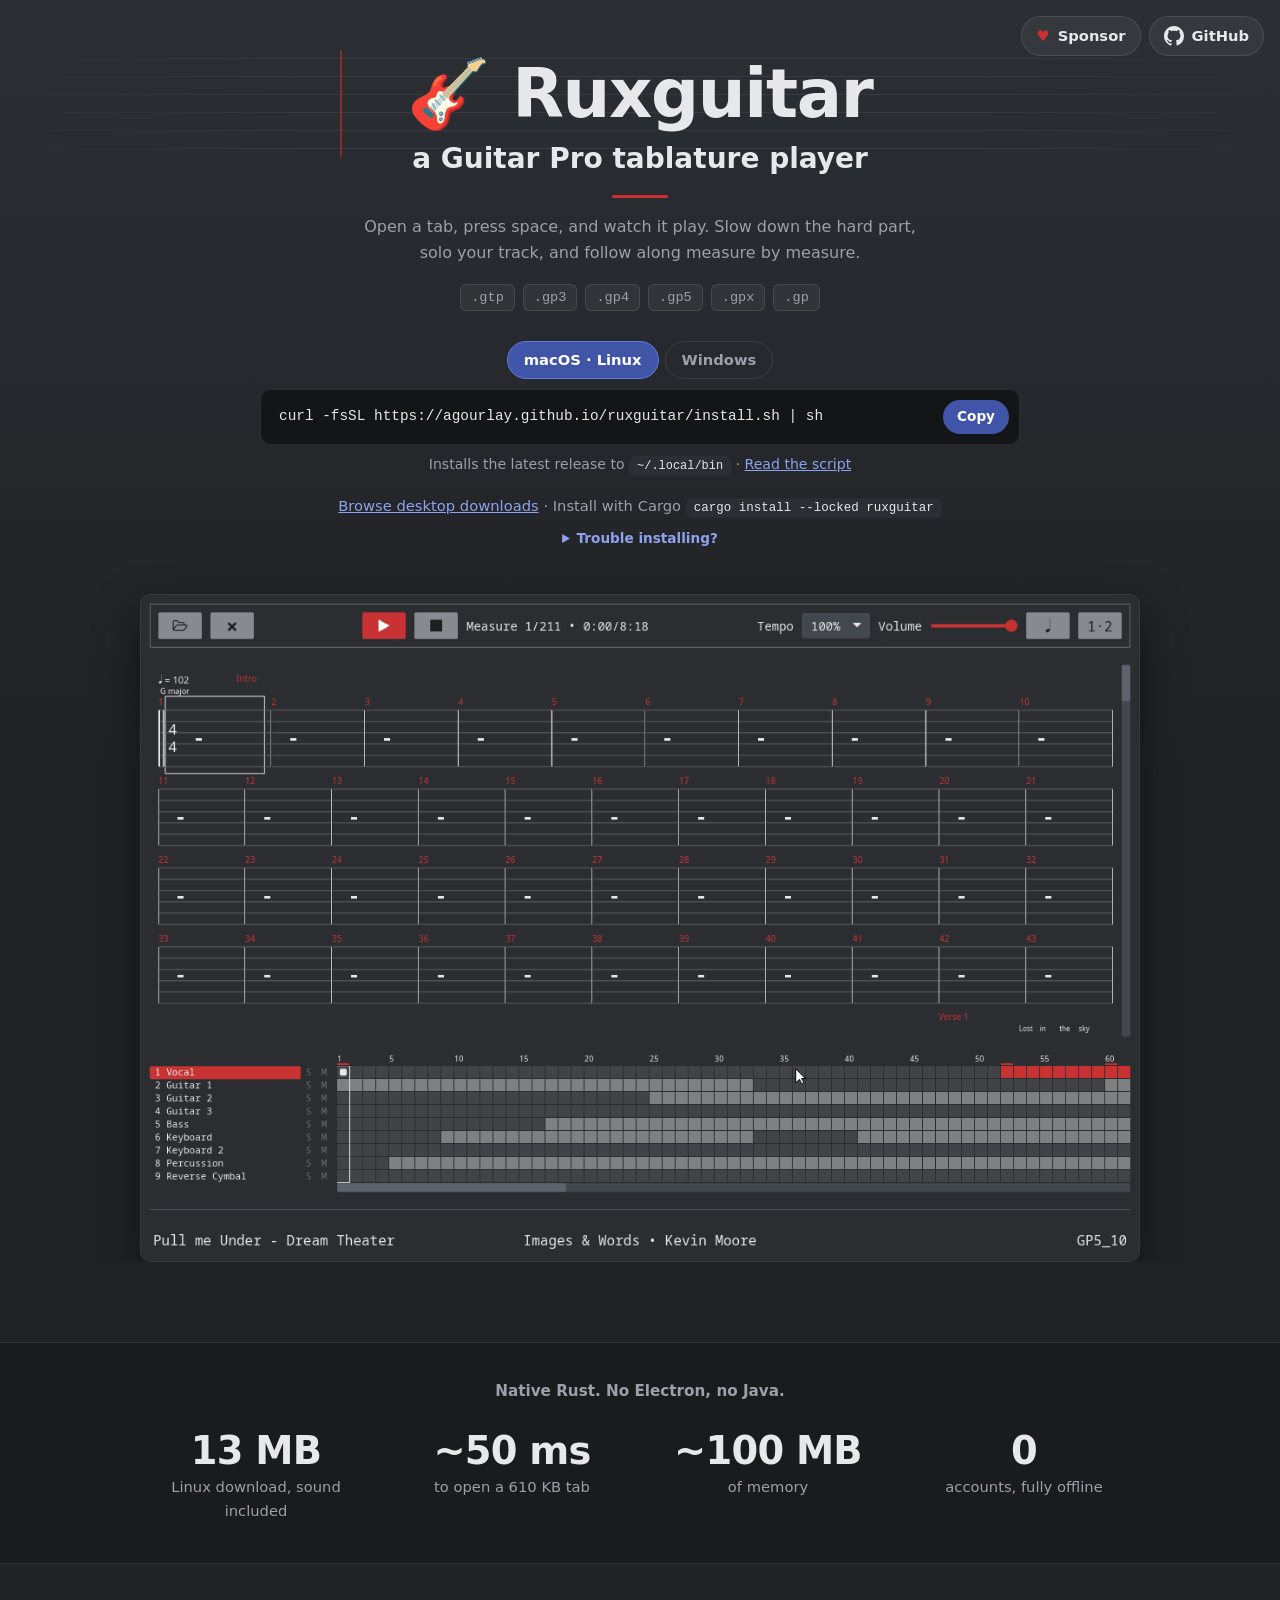
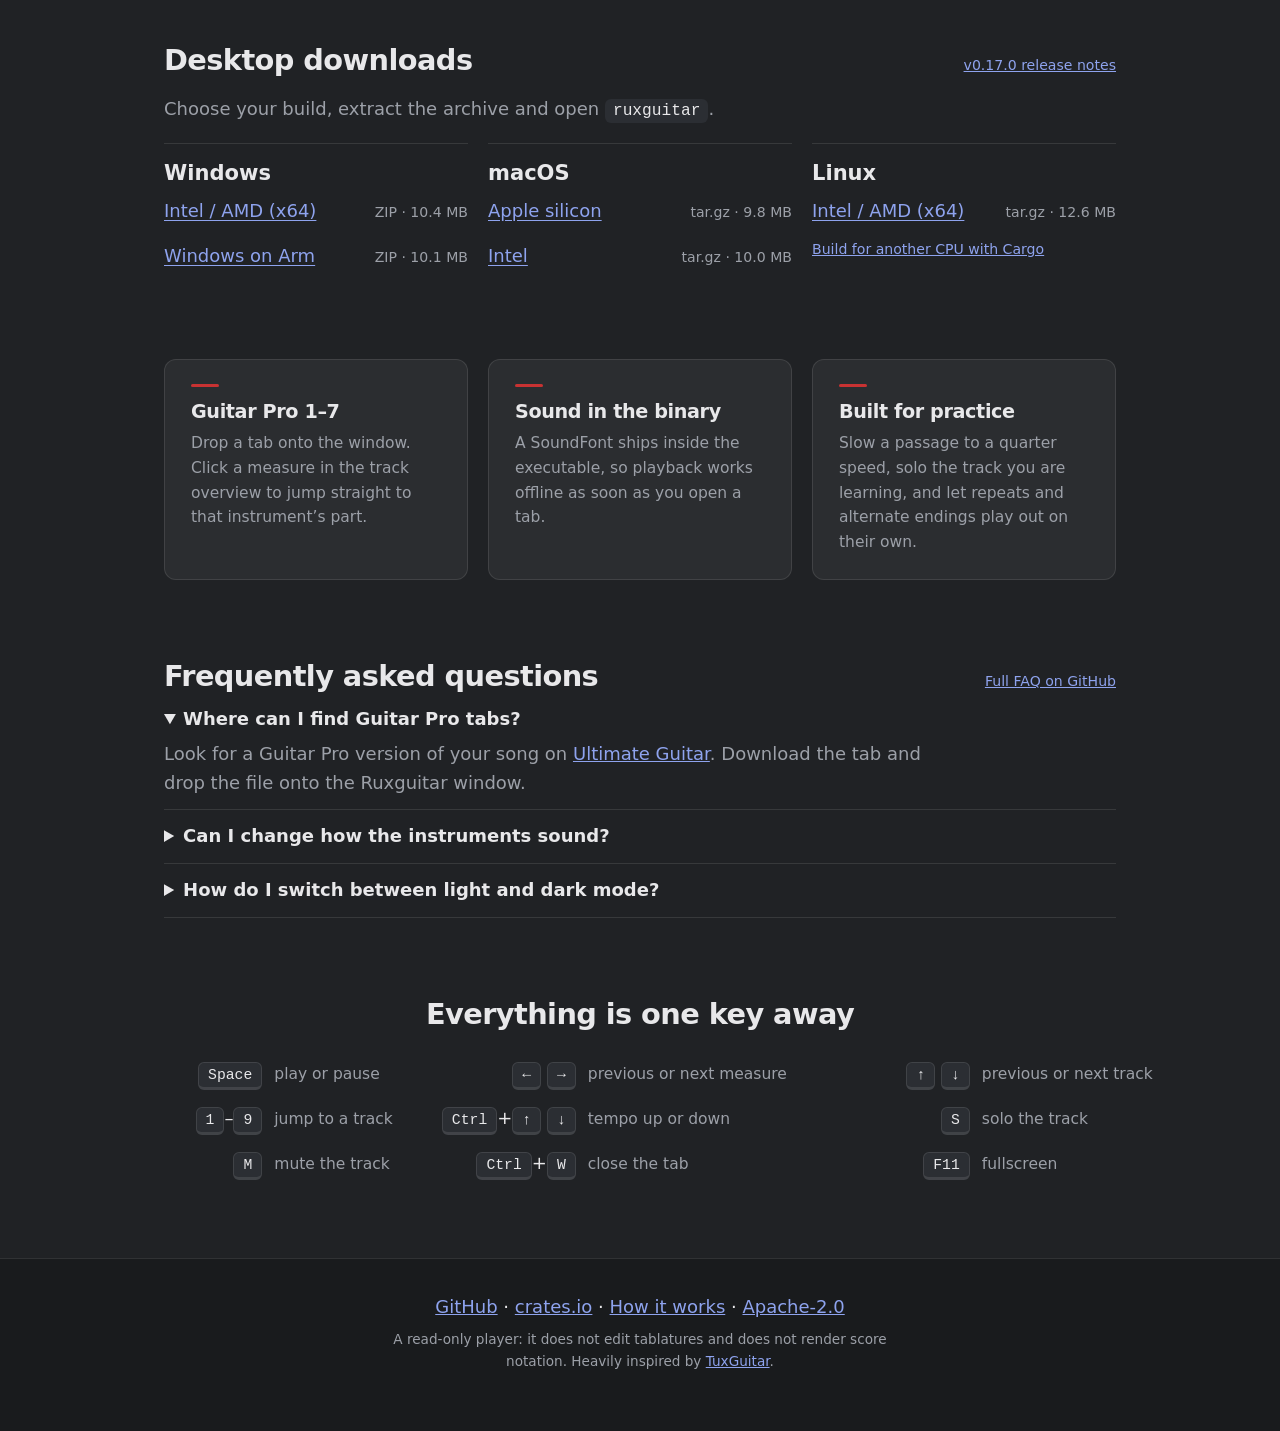
<file: index.html>
<!DOCTYPE html>
<html lang="en">
<head>
<meta charset="utf-8">
<meta name="viewport" content="width=device-width, initial-scale=1">
<title>Ruxguitar · Guitar Pro tablature player</title>
<meta name="description" content="Play Guitar Pro 1–7 tabs offline on Windows, macOS and Linux. Loop measures, solo a track and set your own tempo.">
<meta property="og:title" content="Ruxguitar · Guitar Pro tablature player">
<meta property="og:description" content="Play Guitar Pro 1–7 tabs offline on Windows, macOS and Linux. Loop measures, solo a track and set your own tempo.">
<meta property="og:type" content="website">
<meta property="og:url" content="https://agourlay.github.io/ruxguitar/">
<meta property="og:image" content="https://agourlay.github.io/ruxguitar/social.png">
<meta property="og:image:width" content="1200">
<meta property="og:image:height" content="630">
<meta property="og:image:alt" content="Ruxguitar, a guitar pro tablature player, next to the app playing a tab">
<meta name="twitter:card" content="summary_large_image">
<link rel="icon" href="data:image/svg+xml,<svg xmlns='http://www.w3.org/2000/svg' viewBox='0 0 100 100'><text y='.9em' font-size='90'>%F0%9F%8E%B8</text></svg>">
<link rel="stylesheet" href="style.css?v=1313721760">
</head>
<body>

<header class="hero">
  <nav class="top">
  <a class="pill sponsor" href="https://github.com/sponsors/agourlay">
    <span class="heart" aria-hidden="true">♥</span>
    <span>Sponsor</span>
  </a>
  <a class="pill gh" href="https://github.com/agourlay/ruxguitar" aria-label="Ruxguitar on GitHub">
    <svg viewBox="0 0 16 16" width="20" height="20" aria-hidden="true"><path fill="currentColor" d="M8 0C3.58 0 0 3.58 0 8c0 3.54 2.29 6.53 5.47 7.59.4.07.55-.17.55-.38 0-.19-.01-.82-.01-1.49-2.01.37-2.53-.49-2.69-.94-.09-.23-.48-.94-.82-1.13-.28-.15-.68-.52-.01-.53.63-.01 1.08.58 1.23.82.72 1.21 1.87.87 2.33.66.07-.52.28-.87.51-1.07-1.78-.2-3.64-.89-3.64-3.95 0-.87.31-1.59.82-2.15-.08-.2-.36-1.02.08-2.12 0 0 .67-.21 2.2.82.64-.18 1.32-.27 2-.27.68 0 1.36.09 2 .27 1.53-1.04 2.2-.82 2.2-.82.44 1.1.16 1.92.08 2.12.51.56.82 1.27.82 2.15 0 3.07-1.87 3.75-3.65 3.95.29.25.54.73.54 1.48 0 1.07-.01 1.93-.01 2.2 0 .21.15.46.55.38A8.013 8.013 0 0016 8c0-4.42-3.58-8-8-8z"/></svg>
    <span>GitHub</span>
    <span class="stars" hidden>★ <span class="stars-n"></span></span>
  </a>
  </nav>
  <div class="hero-inner">
  <h1>🎸 Ruxguitar
    <span class="genre">a Guitar Pro tablature player</span></h1>
  <p class="lede">Open a tab, press space, and watch it play. Slow down the
    hard part, solo your track, and follow along measure by measure.</p>
  <ul class="formats" aria-label="Supported files">
    <li>.gtp</li><li>.gp3</li><li>.gp4</li><li>.gp5</li><li>.gpx</li><li>.gp</li>
  </ul>
  <!-- Without script both commands show, each under its own label; with
       it, the labels become tabs and the visitor's own system is picked. -->
  <div class="install" id="install">
    <div class="install-tabs" role="tablist" hidden>
      <button type="button" role="tab" data-os="unix">macOS · Linux</button>
      <button type="button" role="tab" data-os="windows">Windows</button>
    </div>
    <div class="install-cmd" data-os="unix" role="tabpanel">
      <p class="install-label">macOS · Linux</p>
      <div class="install-line">
        <code>curl -fsSL https://agourlay.github.io/ruxguitar/install.sh | sh</code>
        <button type="button" class="copy" hidden>Copy</button>
      </div>
      <p class="install-note">Installs the latest release to <code>~/.local/bin</code> ·
        <a href="install.sh">Read the script</a></p>
    </div>
    <div class="install-cmd" data-os="windows" role="tabpanel">
      <p class="install-label">Windows (PowerShell)</p>
      <div class="install-line">
        <code>irm https://raw.githubusercontent.com/agourlay/ruxguitar/master/site/install.ps1 | iex</code>
        <button type="button" class="copy" hidden>Copy</button>
      </div>
      <p class="install-note">Installs the latest release to <code>%LOCALAPPDATA%\Programs\ruxguitar</code> and adds it to your PATH ·
        <a href="install.ps1">Read the script</a></p>
    </div>
  </div>
  <p class="alt">
    <a href="#downloads">Browse desktop downloads</a> · Install with Cargo <code id="cargo">cargo install --locked ruxguitar</code>
  </p>
  <details class="trouble">
    <summary>Trouble installing?</summary>
    <dl>
      <dt>Linux</dt>
      <dd>The prebuilt player needs glibc 2.39 or newer (Ubuntu 24.04,
        Debian 13, Fedora 40 or later) and ALSA (<code>libasound2</code>).
        On an older system <code>cargo install</code> builds one that fits,
        with <code>libasound2-dev</code> installed. No sound under PulseAudio
        or PipeWire? Install <code>pulseaudio-alsa</code> or
        <code>pipewire-alsa</code>. File picker not opening? Install the
        <a href="https://wiki.archlinux.org/title/XDG_Desktop_Portal#List_of_backends_and_interfaces">XDG
        Desktop Portal</a> for your desktop.</dd>
      <dt>macOS</dt>
      <dd>The player is not signed, so a copy downloaded in the browser is
        blocked on first launch. Allow it under System Settings, Privacy
        &amp; Security, Open Anyway, or run
        <code>xattr -d com.apple.quarantine ruxguitar</code>.
        The curl command avoids this.</dd>
      <dt>Windows</dt>
      <dd>SmartScreen may warn about a downloaded copy: choose More info,
        then Run anyway. The PowerShell command avoids this. Windows 7 and 8
        stop at <a href="https://github.com/agourlay/ruxguitar/releases/tag/v0.6.3">v0.6.3</a>.</dd>
    </dl>
  </details>
  <a class="capture" href="ruxguitar.gif" aria-label="View the full-size playback recording">
    <picture>
      <source media="(prefers-reduced-motion: reduce)" srcset="screenshot.png">
      <img class="shot" src="ruxguitar.gif" width="1150" height="768"
       alt="Ruxguitar playing a two-measure loop from Pull Me Under at 80% tempo, with the guitar part soloed and the playhead moving through the track overview." loading="eager">
    </picture>
  </a>
  </div>
</header>

<main>

<!-- Measured on the release build with the largest file in test-files, a
     610 KB Guitar Pro 5 tab: window up and tab parsed in about 50 ms each,
     about 117 MB proportional set size. The download is the Linux archive. -->
<section class="stats" aria-labelledby="stats-title">
  <p id="stats-title">Native Rust. No Electron, no Java.</p>
  <ul>
    <li><b>13 MB</b> Linux download, sound included</li>
    <li><b>~50 ms</b> to open a 610 KB tab</li>
    <li><b>~100 MB</b> of memory</li>
    <li><b>0</b> accounts, fully offline</li>
  </ul>
</section>

<section class="downloads" id="downloads" aria-labelledby="download-title">
  <div class="section-heading">
    <h2 id="download-title">Desktop downloads</h2>
    <a href="https://github.com/agourlay/ruxguitar/releases/tag/v0.17.0">v0.17.0 release notes</a>
  </div>
  <p>Choose your build, extract the archive and open <code>ruxguitar</code>.</p>
  <div class="platforms">
    <div id="windows"><h3>Windows</h3>
<a class="archive" href="https://github.com/agourlay/ruxguitar/releases/download/v0.17.0/ruxguitar-x86_64-pc-windows-msvc.zip" aria-label="Download Windows for Intel / AMD (x64), 10.4 MB"><span>Intel / AMD (x64)</span><small>ZIP · 10.4 MB</small></a>
<a class="archive" href="https://github.com/agourlay/ruxguitar/releases/download/v0.17.0/ruxguitar-aarch64-pc-windows-msvc.zip" aria-label="Download Windows for Windows on Arm, 10.1 MB"><span>Windows on Arm</span><small>ZIP · 10.1 MB</small></a>
</div>
<div id="macos"><h3>macOS</h3>
<a class="archive" href="https://github.com/agourlay/ruxguitar/releases/download/v0.17.0/ruxguitar-aarch64-apple-darwin.tar.gz" aria-label="Download macOS for Apple silicon, 9.8 MB"><span>Apple silicon</span><small>tar.gz · 9.8 MB</small></a>
<a class="archive" href="https://github.com/agourlay/ruxguitar/releases/download/v0.17.0/ruxguitar-x86_64-apple-darwin.tar.gz" aria-label="Download macOS for Intel, 10.0 MB"><span>Intel</span><small>tar.gz · 10.0 MB</small></a>
</div>
<div id="linux"><h3>Linux</h3>
<a class="archive" href="https://github.com/agourlay/ruxguitar/releases/download/v0.17.0/ruxguitar-x86_64-unknown-linux-gnu.tar.gz" aria-label="Download Linux for Intel / AMD (x64), 12.6 MB"><span>Intel / AMD (x64)</span><small>tar.gz · 12.6 MB</small></a>
<a class="source-link" href="#cargo">Build for another CPU with Cargo</a>
</div>
  </div>
</section>

<section class="beats">
  <div>
    <h2>Guitar Pro 1–7</h2>
    <p>Drop a tab onto the window. Click a measure in the track overview to jump straight to that instrument’s part.</p>
  </div>
  <div>
    <h2>Sound in the binary</h2>
    <p>A SoundFont ships inside the executable, so playback works offline
    as soon as you open a tab.</p>
  </div>
  <div>
    <h2>Built for practice</h2>
    <p>Slow a passage to a quarter speed, solo the track you are learning,
    and let repeats and alternate endings play out on their own.</p>
  </div>
</section>

<section class="faq" id="faq" aria-labelledby="faq-title">
  <div class="section-heading">
    <h2 id="faq-title">Frequently asked questions</h2>
    <a href="https://github.com/agourlay/ruxguitar/blob/master/README.md#faq">Full FAQ on GitHub</a>
  </div>
  <details open>
    <summary>Where can I find Guitar Pro tabs?</summary>
    <p>Look for a Guitar Pro version of your song on <a href="https://www.ultimate-guitar.com/">Ultimate Guitar</a>.
      Download the tab and drop the file onto the Ruxguitar window.</p>
  </details>
  <details>
    <summary>Can I change how the instruments sound?</summary>
    <p>Yes. Start Ruxguitar with <code>--sound-font-file</code> and the path to your preferred SF2 file.
      For example, if FluidR3_GM.sf2 is in your current folder, run <code>ruxguitar --sound-font-file FluidR3_GM.sf2</code>.</p>
  </details>
  <details>
    <summary>How do I switch between light and dark mode?</summary>
    <p>Ruxguitar follows your desktop theme on macOS and Windows. On Linux it defaults to dark.
      Start the player with <code>ruxguitar --theme light</code> or <code>ruxguitar --theme dark</code> to choose either theme.</p>
  </details>
</section>

<section class="keys">
  <h2>Everything is one key away</h2>
  <dl>
    <div><dt><kbd>Space</kbd></dt><dd>play or pause</dd></div>
    <div><dt><kbd>←</kbd> <kbd>→</kbd></dt><dd>previous or next measure</dd></div>
    <div><dt><kbd>↑</kbd> <kbd>↓</kbd></dt><dd>previous or next track</dd></div>
    <div><dt><kbd>1</kbd>–<kbd>9</kbd></dt><dd>jump to a track</dd></div>
    <div><dt><kbd>Ctrl</kbd>+<kbd>↑</kbd> <kbd>↓</kbd></dt><dd>tempo up or down</dd></div>
    <div><dt><kbd>S</kbd></dt><dd>solo the track</dd></div>
    <div><dt><kbd>M</kbd></dt><dd>mute the track</dd></div>
    <div><dt><kbd>Ctrl</kbd>+<kbd>W</kbd></dt><dd>close the tab</dd></div>
    <div><dt><kbd>F11</kbd></dt><dd>fullscreen</dd></div>
  </dl>
</section>

</main>

<footer>
  <p>
    <a href="https://github.com/agourlay/ruxguitar">GitHub</a> ·
    <a href="https://crates.io/crates/ruxguitar">crates.io</a> ·
    <a href="https://agourlay.github.io/ruxguitar-tablature-player/">How it works</a> ·
    <a href="https://github.com/agourlay/ruxguitar/blob/master/LICENSE">Apache-2.0</a>
  </p>
  <p class="fineprint">
    A read-only player: it does not edit tablatures and does not render score
    notation. Heavily inspired by
    <a href="https://github.com/helge17/tuxguitar">TuxGuitar</a>.
  </p>
</footer>

<script>
// Turn the two install commands into tabs, opened on the visitor's system,
// and give each a copy button. Without this the page still shows both.
(function () {
  var box = document.querySelector(".install");
  var tabs = box.querySelectorAll("[role=tab]");
  var panels = box.querySelectorAll(".install-cmd");
  function show(os) {
    tabs.forEach(function (t) { t.setAttribute("aria-selected", t.dataset.os === os); });
    panels.forEach(function (p) { p.hidden = p.dataset.os !== os; });
  }
  tabs.forEach(function (t) { t.onclick = function () { show(t.dataset.os); }; });
  box.querySelector(".install-tabs").hidden = false;
  box.classList.add("tabbed");
  var ua = (navigator.userAgentData && navigator.userAgentData.platform) || navigator.userAgent;
  show(/^win|windows/i.test(ua) ? "windows" : "unix");

  if (!navigator.clipboard) return;
  box.querySelectorAll(".copy").forEach(function (b) {
    b.hidden = false;
    b.onclick = function () {
      navigator.clipboard.writeText(b.previousElementSibling.textContent).then(function () {
        b.textContent = "Copied";
      }, function () {
        window.getSelection().selectAllChildren(b.previousElementSibling);
        b.textContent = "Selected";
      }).then(function () {
        setTimeout(function () { b.textContent = "Copy"; }, 1600);
      });
    };
  });
})();

// The star count, filled in when GitHub answers; the link stands on its
// own when it does not.
fetch("https://api.github.com/repos/agourlay/ruxguitar")
  .then(function (r) { return r.ok ? r.json() : null; })
  .then(function (repo) {
    if (!repo || typeof repo.stargazers_count !== "number") return;
    document.querySelector(".gh .stars-n").textContent = repo.stargazers_count;
    document.querySelector(".gh .stars").hidden = false;
  })
  .catch(function () {});
</script>

</body>
</html>
</file>
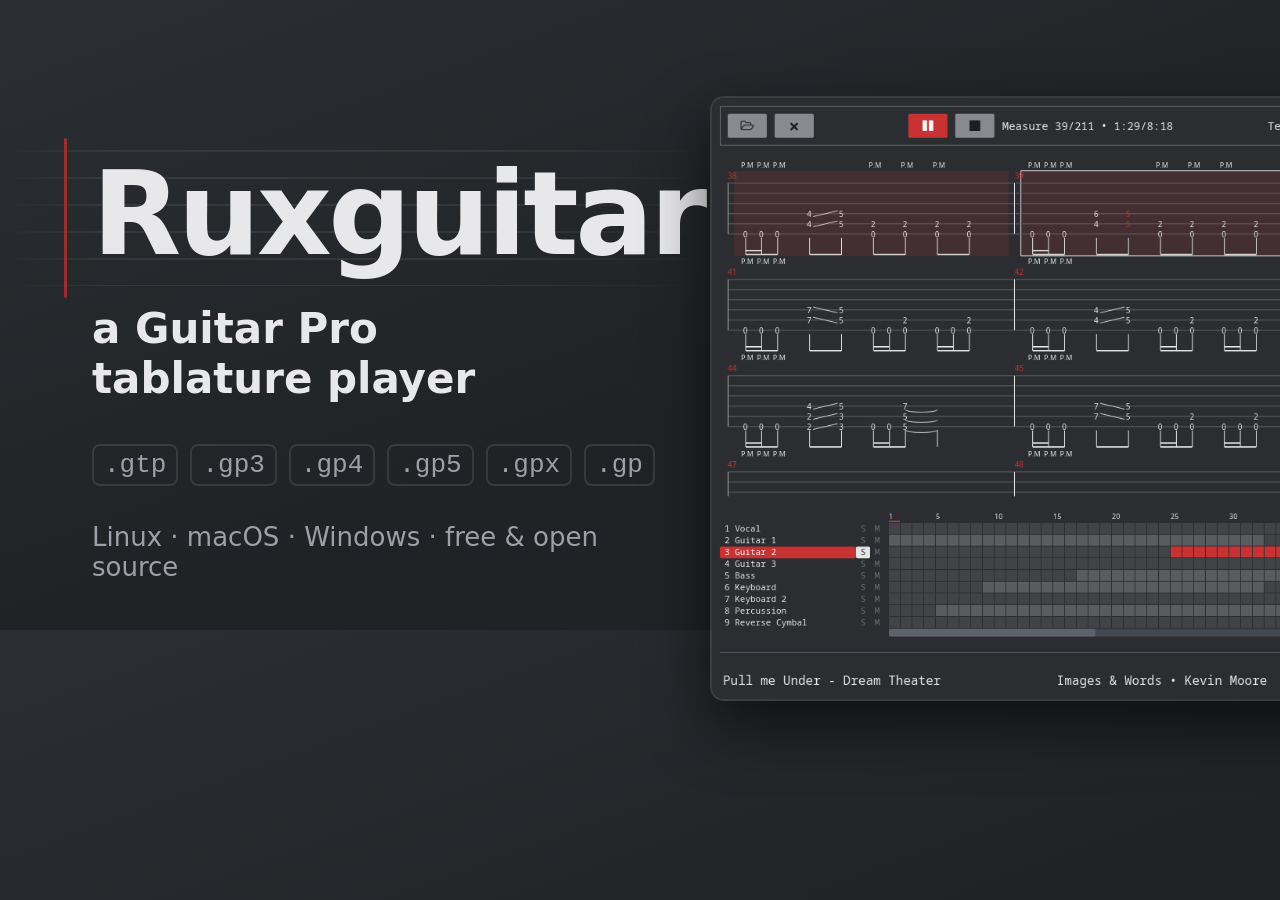
<file: site/social.html>
<!DOCTYPE html>
<!-- The link preview card, rendered to site/social.png by site/social.sh.
     Not published: only the PNG is. 1200x630 is the size the platforms show
     without cropping; it is read at thumbnail size, so the type is large. -->
<html lang="en">
<head>
<meta charset="utf-8">
<style>
  :root {
    --bg: #202225;
    --bg-lift: #2b2e33;
    --text: #e8e8ea;
    --text-soft: #9ca0a8;
    --red: #c83232;
    --line: rgba(255, 255, 255, 0.1);
    --staff: rgba(255, 255, 255, 0.07);
    --sans: ui-sans-serif, system-ui, -apple-system, "Segoe UI", Roboto,
            "Helvetica Neue", Arial, sans-serif;
    --mono: ui-monospace, SFMono-Regular, Menlo, Consolas, monospace;
  }

  html, body { margin: 0; }

  body {
    position: relative;
    width: 1200px;
    height: 630px;
    overflow: hidden;
    font-family: var(--sans);
    color: var(--text);
    background: linear-gradient(160deg, var(--bg-lift) 0%, var(--bg) 60%);
  }

  /* The landing page's tab staff and playhead, behind the name. */
  .staff {
    position: absolute;
    left: 0;
    width: 720px;
    top: 150px;
    height: 136px;
    background: repeating-linear-gradient(180deg,
      var(--staff) 0 2px, transparent 2px 27px);
    -webkit-mask-image: linear-gradient(90deg, transparent, #000 15%, #000 70%, transparent);
  }

  .playhead {
    position: absolute;
    left: 64px;
    top: 138px;
    width: 3px;
    height: 160px;
    border-radius: 2px;
    background: var(--red);
    opacity: 0.7;
  }

  .text {
    position: absolute;
    left: 92px;
    top: 150px;
    width: 560px;
  }

  h1 {
    margin: 0;
    font-size: 116px;
    font-weight: 800;
    line-height: 1.1;
    letter-spacing: -0.03em;
  }

  .tagline {
    margin: 26px 0 0;
    font-size: 42px;
    font-weight: 700;
    line-height: 1.2;
  }

  .formats {
    display: flex;
    gap: 12px;
    margin: 40px 0 0;
    padding: 0;
    list-style: none;
  }

  .formats li {
    padding: 4px 10px;
    border-radius: 8px;
    border: 2px solid var(--line);
    font-family: var(--mono);
    font-size: 26px;
    color: var(--text-soft);
  }

  .platforms {
    margin: 36px 0 0;
    font-size: 26px;
    color: var(--text-soft);
  }

  /* The app itself, running off the right and bottom edges. */
  .shot {
    position: absolute;
    left: 710px;
    top: 96px;
    width: 900px;
    border-radius: 14px;
    border: 2px solid var(--line);
    box-shadow: 0 24px 60px rgba(0, 0, 0, 0.6);
  }
</style>
</head>
<body>
  <div class="staff"></div>
  <div class="playhead"></div>
  <div class="text">
    <h1>Ruxguitar</h1>
    <p class="tagline">a Guitar Pro<br>tablature player</p>
    <ul class="formats">
      <li>.gtp</li><li>.gp3</li><li>.gp4</li><li>.gp5</li><li>.gpx</li><li>.gp</li>
    </ul>
    <p class="platforms">Linux · macOS · Windows · free &amp; open source</p>
  </div>
  <img class="shot" src="screenshot.png" alt="">
</body>
</html>
</file>
<file: style.css>
/* The application’s graphite background, blue controls and red playhead. */
:root {
  color-scheme: dark;
  --bg: #202225;
  --bg-lift: #2b2e33;
  --bg-deep: #191b1d;
  --text: #e8e8ea;
  --text-soft: #9ca0a8;
  --blue: #5e7ce2;
  --blue-dark: #4055a8;
  --link: #8ea3ee;
  --red: #c83232;
  --line: rgba(255, 255, 255, 0.1);
  --staff: rgba(255, 255, 255, 0.07);
  /* Raised surfaces: the GitHub pill, the troubleshooting card. */
  --card: rgba(255, 255, 255, 0.05);
  --card-hover: rgba(255, 255, 255, 0.1);
  /* The install line is a terminal in both themes. */
  --term: #141517;
  --term-ink: #e8e8ea;
  --shadow: rgba(0, 0, 0, 0.5);
  --wrap: 1000px;
  --sans: ui-sans-serif, system-ui, -apple-system, "Segoe UI", Roboto,
          "Helvetica Neue", Arial, sans-serif;
  --mono: ui-monospace, SFMono-Regular, Menlo, Consolas, monospace;
}

* { box-sizing: border-box; }

body {
  margin: 0;
  font-family: var(--sans);
  font-size: 18px;
  line-height: 1.6;
  color: var(--text);
  background: var(--bg);
}

h1, h2 { line-height: 1.15; letter-spacing: -0.02em; }

a { color: var(--link); }

img { display: block; width: 100%; height: auto; }

/* ---- hero ---- */

.hero {
  position: relative;
  padding: 56px 24px 0;
  text-align: center;
  background: linear-gradient(180deg, var(--bg-lift) 0%, var(--bg) 62%);
  overflow: hidden;
}

/* A tab staff behind the headline: six string lines fading out at both
   ends, crossed by the red playhead the app draws. Decoration only, so it
   sits under everything and takes no clicks. */
.hero::before,
.hero::after {
  content: "";
  position: absolute;
  top: 58px;
  height: 91px;
  pointer-events: none;
}

.hero::before {
  left: 0;
  right: 0;
  background: repeating-linear-gradient(180deg,
    var(--staff) 0 1px, transparent 1px 18px);
  -webkit-mask-image: linear-gradient(90deg, transparent, #000 25%, #000 75%, transparent);
  mask-image: linear-gradient(90deg, transparent, #000 25%, #000 75%, transparent);
}

.hero::after {
  left: calc(50% - 300px);
  width: 2px;
  top: 50px;
  height: 107px;
  border-radius: 1px;
  background: var(--red);
  opacity: 0.55;
}

.hero-inner { position: relative; }

/* The links pinned to the corner: sponsoring, and the repository with its
   star count. */
.top {
  position: absolute;
  z-index: 1;
  top: 16px;
  right: 16px;
  display: flex;
  gap: 8px;
}

.pill {
  display: inline-flex;
  align-items: center;
  gap: 8px;
  padding: 7px 14px;
  border-radius: 999px;
  border: 1px solid var(--line);
  background: var(--card);
  color: var(--text);
  font-size: 0.92rem;
  font-weight: 700;
  text-decoration: none;
}

.pill:hover { background: var(--card-hover); }
.sponsor .heart { color: var(--red); }
.gh .stars { padding-left: 8px; border-left: 1px solid var(--line); color: var(--text-soft); }
.gh .stars[hidden] { display: none; }

.hero-inner { max-width: var(--wrap); margin: 0 auto; }

/* The name and what it is are the headline: a reader who takes in one line
   of this page should come away knowing both. */
.hero h1 {
  margin: 0 0 16px;
  font-size: clamp(2.5rem, 6.6vw, 4.2rem);
  font-weight: 800;
}

.hero h1 .genre {
  display: block;
  margin-top: 10px;
  font-size: clamp(1.2rem, 3.2vw, 1.75rem);
  font-weight: 700;
  letter-spacing: 0;
}

/* A short red rule under the headline: the colour the app draws its
   playhead in, repeated above each card title and nowhere else. */
.hero h1::after {
  content: "";
  display: block;
  width: 56px;
  height: 3px;
  margin: 20px auto 0;
  border-radius: 2px;
  background: var(--red);
}

.lede {
  margin: 0 auto 18px;
  max-width: 56ch;
  font-size: 1rem;
  color: var(--text-soft);
}

/* What it opens, as the extensions a visitor has on disk. */
.formats {
  display: flex;
  flex-wrap: wrap;
  justify-content: center;
  gap: 8px;
  margin: 0 0 30px;
  padding: 0;
  list-style: none;
}

.formats li {
  padding: 2px 10px;
  border-radius: 6px;
  border: 1px solid var(--line);
  background: var(--card);
  font-family: var(--mono);
  font-size: 0.85rem;
  color: var(--text-soft);
}

/* The capture is a screenshot of a window; a thin frame keeps its own dark
   chrome from bleeding into the page behind it. */
.capture { display: block; }
.shot {
  max-width: 1150px;
  margin: 0 auto;
  border-radius: 10px;
  border: 1px solid var(--line);
  box-shadow: 0 16px 40px var(--shadow);
}

/* ---- install, in the hero ---- */

.install {
  max-width: 760px;
  margin: 0 auto 18px;
  text-align: left;
}

.install-tabs { display: flex; justify-content: center; gap: 6px; margin-bottom: 10px; }
.install-tabs[hidden] { display: none; }

.install-tabs button {
  font: inherit;
  font-size: 0.92rem;
  font-weight: 700;
  padding: 6px 16px;
  border: 1px solid var(--line);
  border-radius: 999px;
  background: transparent;
  color: var(--text-soft);
  cursor: pointer;
}

.install-tabs button[aria-selected="true"] {
  color: #fff;
  background: var(--blue-dark);
  border-color: var(--blue);
}

.install-cmd + .install-cmd { margin-top: 22px; }
.install-cmd[hidden] { display: none; }
.install.tabbed .install-cmd + .install-cmd { margin-top: 0; }
/* The tab already names the system. */
.install.tabbed .install-label { display: none; }

.install-label { margin: 0 0 6px; font-weight: 700; font-size: 0.95rem; }

/* A terminal line: dark, one row, scrolling sideways on a narrow screen
   rather than wrapping a command someone is about to paste. */
.install-line {
  display: flex;
  align-items: center;
  gap: 10px;
  padding: 10px 10px 10px 18px;
  border-radius: 10px;
  border: 1px solid var(--line);
  background: var(--term);
}

.install-line code {
  flex: 1;
  min-width: 0;
  overflow-x: auto;
  white-space: nowrap;
  padding: 4px 0;
  background: none;
  color: var(--term-ink);
  font-size: 0.9rem;
}

.install-line .copy {
  flex: none;
  font: inherit;
  font-size: 0.85rem;
  font-weight: 700;
  padding: 6px 14px;
  border: 0;
  border-radius: 999px;
  background: var(--blue-dark);
  color: #fff;
  cursor: pointer;
}

.install-line .copy:hover { text-decoration: underline; }
.install-line .copy[hidden] { display: none; }

.install-note {
  margin: 8px 0 0;
  text-align: center;
  font-size: 0.88rem;
  color: var(--text-soft);
}

.install-note code { font-size: 0.85em; }

.alt {
  margin: 0 0 10px;
  font-size: 0.92rem;
  color: var(--text-soft);
}

.alt code { font-size: 0.85em; white-space: nowrap; }

/* Closed by default: most visitors never need it, and the capture below
   should stay near the top. */
.trouble {
  max-width: 640px;
  margin: 0 auto 44px;
  font-size: 0.9rem;
  color: var(--text-soft);
}

.trouble summary {
  cursor: pointer;
  font-size: 0.85rem;
  font-weight: 600;
  color: var(--link);
}

.trouble dl {
  margin: 14px 0 0;
  padding: 16px 20px;
  text-align: left;
  border-radius: 10px;
  background: var(--card);
  border: 1px solid var(--line);
}

.trouble dt { font-weight: 700; color: var(--text); }
.trouble dd { margin: 2px 0 12px; }
.trouble dd:last-child { margin-bottom: 0; }
.trouble code { font-size: 0.85em; }

/* ---- sections ---- */

/* Top padding only, so the gap between two sections is one padding, not
   two; the last one closes the page. */
main > section {
  max-width: var(--wrap);
  margin: 0 auto;
  padding: 80px 24px 0;
}

main > section:last-child { padding-bottom: 80px; }

main h2 {
  font-size: clamp(1.4rem, 3vw, 1.8rem);
  margin: 0 0 12px;
}

/* ---- numbers ---- */

/* A band across the whole page, like a spec sheet: the numbers in the text
   colour, so the only blue in view stays the install button above. */
main > section.stats {
  max-width: none;
  margin-top: 80px;
  padding: 36px 24px 40px;
  background: var(--bg-deep);
  border-top: 1px solid var(--line);
  border-bottom: 1px solid var(--line);
}

.stats > p {
  margin: 0 0 24px;
  text-align: center;
  font-size: 0.95rem;
  font-weight: 700;
  color: var(--text-soft);
}

.stats ul {
  display: grid;
  grid-template-columns: repeat(auto-fit, minmax(150px, 1fr));
  gap: 24px;
  max-width: var(--wrap);
  margin: 0 auto;
  padding: 0;
  list-style: none;
  text-align: center;
}

.stats li { font-size: 0.92rem; color: var(--text-soft); }

.stats b {
  display: block;
  font-size: clamp(1.9rem, 4.2vw, 2.4rem);
  font-weight: 800;
  line-height: 1.25;
  letter-spacing: -0.02em;
  color: var(--text);
}

/* ---- release archives ---- */

.section-heading, .archive {
  display: flex;
  align-items: baseline;
  justify-content: space-between;
  flex-wrap: wrap;
  gap: 4px 12px;
}
.section-heading h2, .platforms h3 { margin: 0; }
.downloads > p, .archive small { color: var(--text-soft); }
.section-heading a, .archive small, .source-link { font-size: .88rem; }
.platforms {
  display: grid;
  grid-template-columns: repeat(auto-fit, minmax(min(100%, 245px), 1fr));
  gap: 20px;
}
.platforms > div { border-top: 1px solid var(--line); padding-top: 12px; }
.archive { padding-block: 8px; text-decoration: none; }
.archive span { text-decoration: underline; text-underline-offset: .18em; }

/* ---- three beats ---- */

.beats {
  display: grid;
  grid-template-columns: repeat(auto-fit, minmax(240px, 1fr));
  gap: 20px;
}

.beats > div {
  padding: 24px 26px;
  border-radius: 12px;
  background: var(--card);
  border: 1px solid var(--line);
}

.beats h2 { font-size: 1.2rem; margin-bottom: 8px; }

.beats h2::before {
  content: "";
  display: block;
  width: 28px;
  height: 3px;
  margin-bottom: 14px;
  border-radius: 2px;
  background: var(--red);
}
.beats p { margin: 0; font-size: 0.97rem; color: var(--text-soft); }
.beats code { font-size: 0.85em; padding: 2px 6px; }

/* ---- FAQ ---- */

.faq details { border-bottom: 1px solid var(--line); padding-block: 12px; }
.faq summary { cursor: pointer; font-weight: 600; }
.faq p { max-width: 68ch; margin: 6px 0 0; color: var(--text-soft); overflow-wrap: anywhere; }

/* ---- shortcuts ---- */

.keys { text-align: center; }

/* A cheat sheet: three columns of two, keys right-aligned against their
   meaning, so no shortcut is left alone on a line. */
.keys dl {
  display: grid;
  grid-template-columns: repeat(3, auto);
  justify-content: center;
  gap: 16px 48px;
  margin: 28px 0 0;
}

.keys dl > div {
  display: grid;
  grid-template-columns: 7.5em auto;
  align-items: baseline;
  gap: 12px;
  text-align: left;
}

.keys dt { text-align: right; white-space: nowrap; }
.keys dd { white-space: nowrap; }

@media (max-width: 820px) {
  .keys dl { grid-template-columns: auto; }
}

.keys dt { font-weight: 400; }

.keys dd { margin: 0; color: var(--text-soft); font-size: 0.97rem; }

kbd {
  font-family: var(--mono);
  font-size: 0.82em;
  padding: 4px 9px;
  border-radius: 6px;
  background: var(--bg-lift);
  border: 1px solid var(--line);
  border-bottom-width: 3px;
  color: var(--text);
}

code {
  font-family: var(--mono);
  font-size: 0.9em;
  padding: 3px 8px;
  border-radius: 6px;
  background: var(--bg-lift);
  color: var(--text);
}

/* ---- footer ---- */

footer {
  padding: 34px 24px 52px;
  text-align: center;
  background: var(--bg-deep);
  border-top: 1px solid var(--line);
}

footer p { margin: 0 auto 8px; max-width: 58ch; }

.fineprint { font-size: 0.85rem; color: var(--text-soft); }

@media (max-width: 720px) {
  /* Room above the title for the corner links, which would sit on it. The
     staff moves down with the title, and the playhead with the narrower
     headline. */
  .hero { padding-top: 72px; }
  .formats { gap: 4px; }
  .formats li { padding-inline: 6px; }
  .top { top: 14px; right: 14px; }
  .hero::before { top: 74px; height: 61px; background-size: 100% 12px; }
  .hero::after { top: 68px; height: 73px; left: 12%; }
  main > section { padding: 56px 20px 0; }
  main > section:last-child { padding-bottom: 56px; }
}

@media (max-width: 420px) {
  .keys dl { grid-template-columns: minmax(0, 1fr); }
  .keys dl > div { grid-template-columns: 6.6em minmax(0, 1fr); }
  .keys dd { white-space: normal; }
}
</file>
